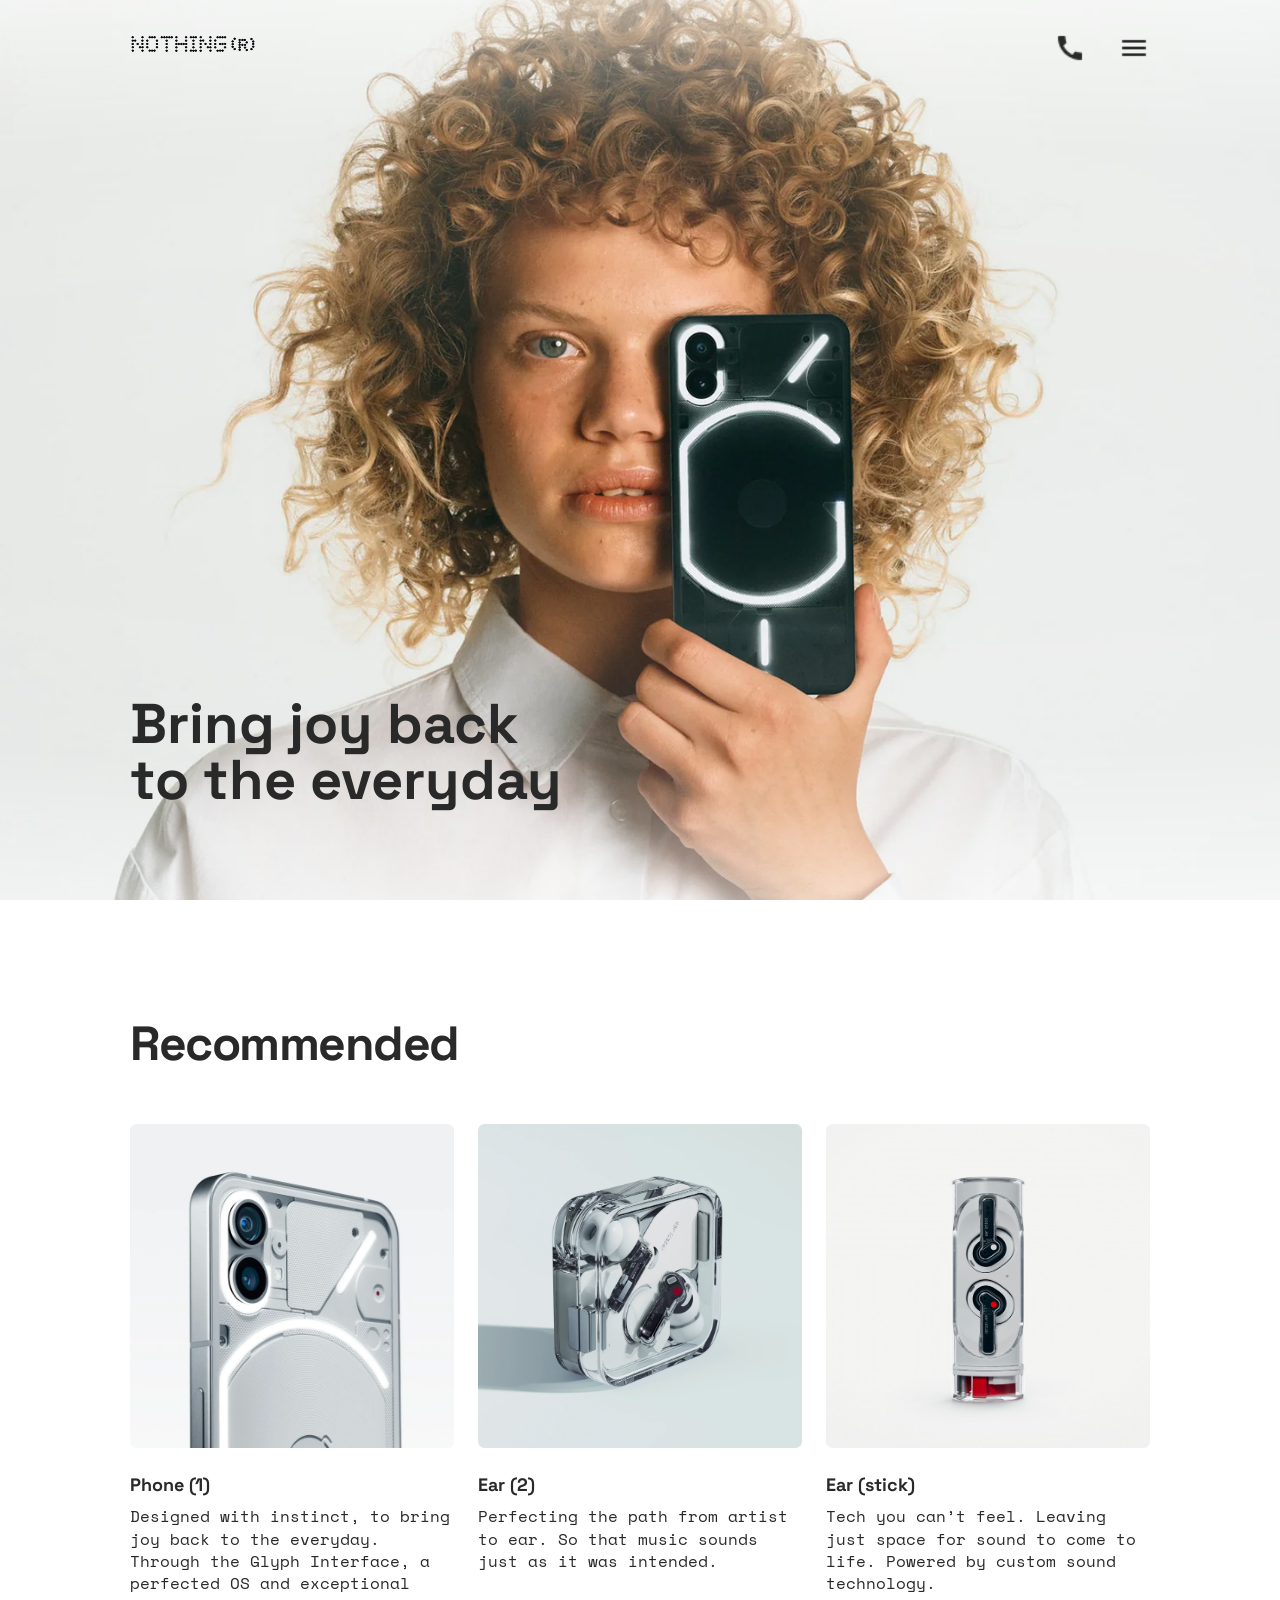
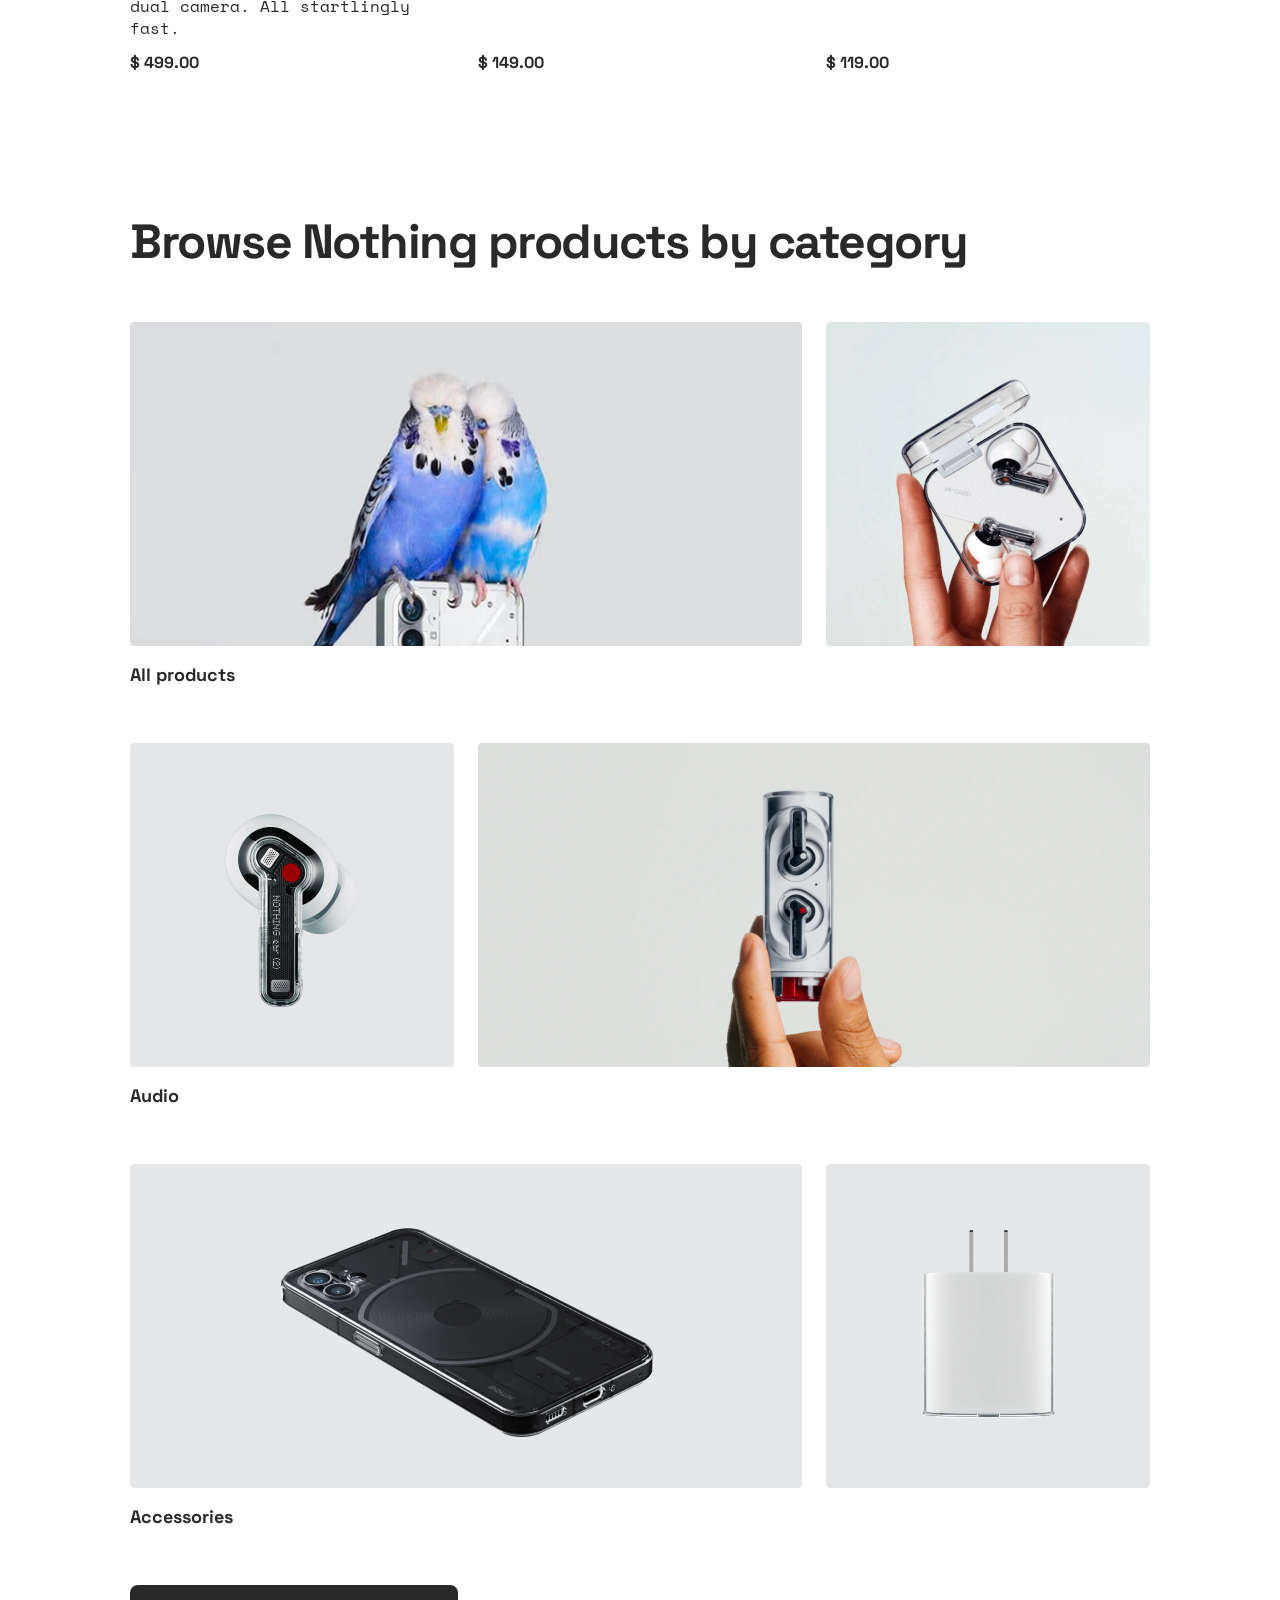
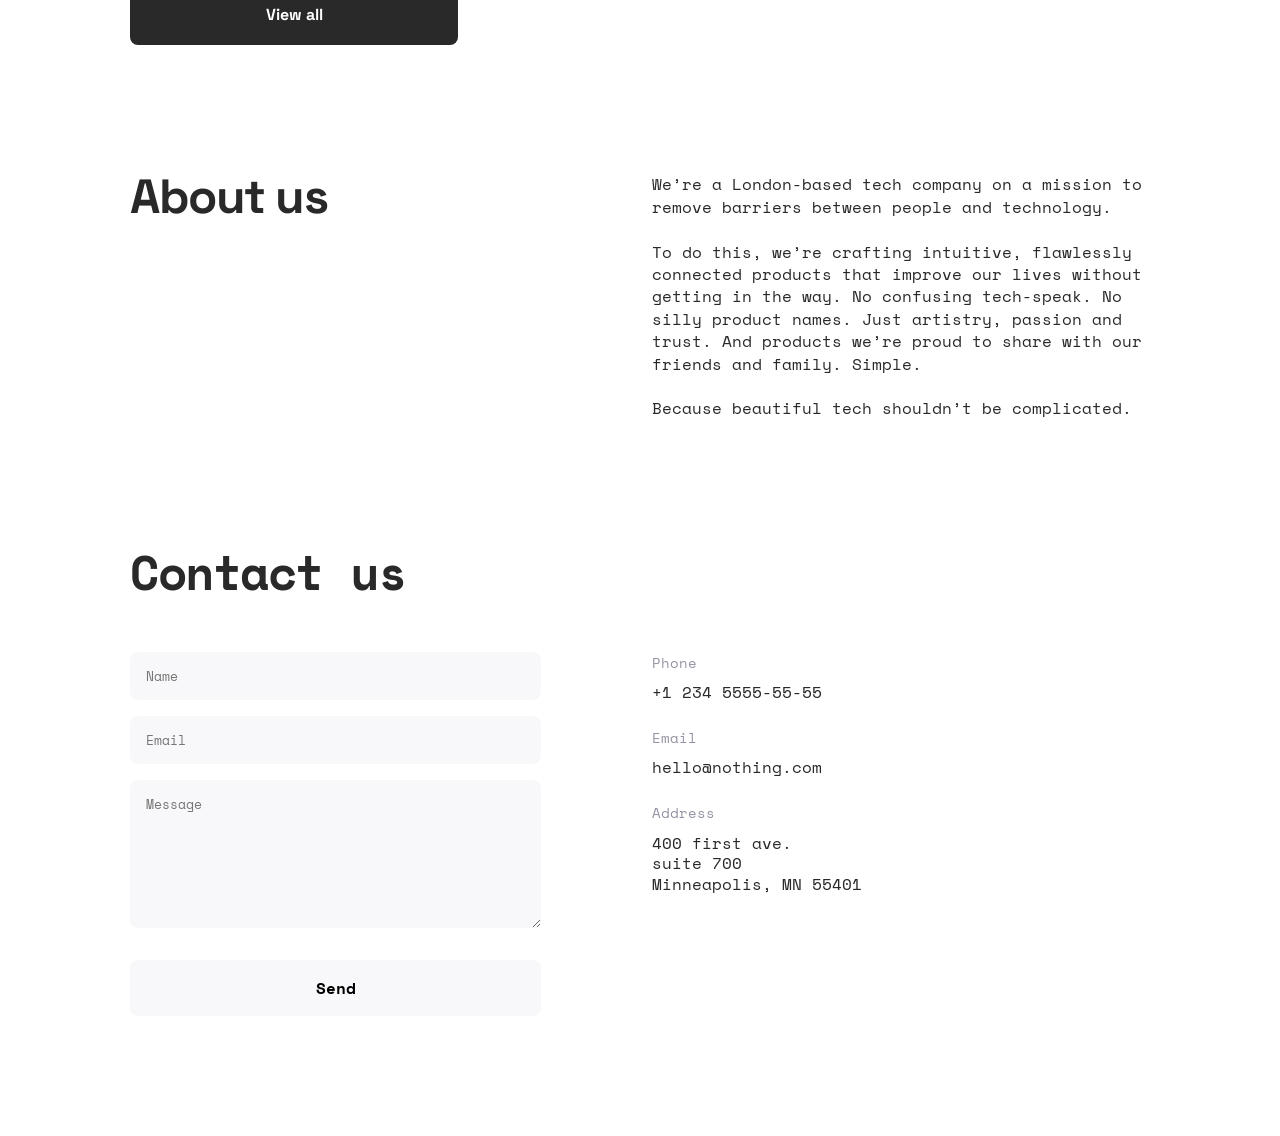
<file: index.html>
<!DOCTYPE html><html lang="en" class="page"><head><meta charset="utf-8"><meta name="viewport" content="width=device-width, initial-scale=1.0"><title>Nothing</title><link rel="stylesheet" href="index.6434feea.css"><link rel="preconnect" href="https://fonts.googleapis.com"><link rel="preconnect" href="https://fonts.gstatic.com" crossorigin><link href="https://fonts.googleapis.com/css2?family=Space+Grotesk:wght@300..700&display=swap" rel="stylesheet"><link href="https://fonts.googleapis.com/css2?family=Space+Mono:ital,wght@0,400;0,700;1,400;1,700&display=swap" rel="stylesheet"></head><body class="page__body">  <header class="header"> <div class="container"> <div class="header__content"> <div class="top-bar"> <a href="#" class="top-bar__logo"> <img src="logo.ddecf645.png" alt="Nothing logo"> </a> <div class="top-bar__icons"> <a href="tel:+12345555555" class="icon icon--phone"></a> <a href="#menu" class="icon icon--menu"></a> </div> </div> <div class="header__bottom"> <h1 class="header__title">Bring joy back <br> to the everyday</h1> </div> </div> </div> </header>  <aside class="menu page__menu" id="menu"> <div class="container"> <div class="menu__top top-bar"> <a href="#" class="top-bar__logo"> <img src="logo.ddecf645.png" alt="Nothing logo"> </a> <a href="#" class="icon icon--close"></a> </div> <div class="menu__bottom"> <nav class="menu__nav nav"> <ul class="nav__list"> <li class="nav__item"> <a class="nav__link" href="#recommended">Products</a> </li> <li class="nav__item"> <a class="nav__link" href="#categories">Store</a> </li> <li class="nav__item"> <a class="nav__link" href="#about-us">Login</a> </li> <li class="nav__item"> <a class="nav__link" href="#contacts">Cart</a> </li> </ul> </nav> <a href="tel:+1 234 5555-55-55" class="menu__phone-number"> +1 234 5555-55-55 </a> <a href="tel:+1 234 5555-55-55" class="menu__call-to-order"> call to order </a> </div> </div> </aside> <main class="main"> <div class="container"> <div class="main__content"> <section class="recommended" id="recommended"> <h2 class="section-title section-title--align--left"> Recommended </h2>  <div class="recommended__products">  <article class="product recommended__product"> <img src="phone.a0d891a9.png" alt="Phone" class="product__photo"> <h3 class="product__title"> Phone (1) </h3> <p class="product__description"> Designed with instinct, to bring joy back to the everyday. Through the Glyph Interface, a perfected OS and exceptional dual camera. All startlingly fast. </p> <p class="product__price">$ 499.00</p> </article> <article class="product recommended__product"> <img src="ear.d53fc6f0.png" alt="Ear" class="product__photo"> <h3 class="product__title"> Ear (2) </h3> <p class="product__description"> Perfecting the path from artist to ear. So that music sounds just as it was intended. </p> <p class="product__price">$ 149.00</p> </article> <article class="product recommended__product"> <img src="ear-stick.7fa80306.png" alt="Ear stick" class="product__photo"> <h3 class="product__title"> Ear (stick) </h3> <p class="product__description"> Tech you can’t feel. Leaving just space for sound to come to life. Powered by custom sound technology. </p> <p class="product__price">$ 119.00</p> </article> </div> </section>  <section class="categories" id="categories"> <h2 class="section-title section-title--align--left"> Browse Nothing products by category </h2> <div class="categories__wrapper"> <article class="category"> <div class="category__photos"> <a href="#" class="category__link category__link--wide"> <img src="all-birds.8c8a504f.png" alt="All products" class="category__photo"> </a> <a href="#" class="category__link category__link--square"> <img src="all-ear.05a4861f.png" alt="All products" class="category__photo"> </a> </div> <h3 class="category__title">All products</h3> </article> <article class="category"> <div class="category__photos"> <a href="#" class="category__link category__link--square"> <img src="audio-ear.8d5d054e.png" alt="Audio" class="category__photo"> </a> <a href="#" class="category__link category__link--wide"> <img src="audio-ear-stick.7d30fa50.png" alt="Audio" class="category__photo"> </a> </div> <h3 class="category__title">Audio</h3> </article> <article class="category"> <div class="category__photos"> <a href="#" class="category__link category__link--wide"> <img src="accessories-case.5bc2a0e1.png" alt="Accessories" class="category__photo"> </a> <a href="#" class="category__link category__link--square"> <img src="accessories-charger.36f81ca9.png" alt="Accessories" class="category__photo"> </a> </div> <h3 class="category__title">Accessories</h3> </article> <a href="#categories" class="categories__button">View all</a> </div> </section> <section class="about-us" id="about-us"> <h2 class="about-us__title section-title section-title--align--left"> About us </h2> <div class="about-us__content"> <p class="about-us__description"> We’re a London-based tech company on a mission to remove barriers between people and technology.<br><br> To do this, we’re crafting intuitive, flawlessly connected products that improve our lives without getting in the way. No confusing tech-speak. No silly product names. Just artistry, passion and trust. And products we’re proud to share with our friends and family. Simple.<br><br> Because beautiful tech shouldn’t be complicated. </p> </div> </section> <section class="contacts" id="contacts"> <h2 class="section-title section-title--align--left"> Contact us </h2> <div class="contacts__wrapper"> <form action="#" method="post" class="form" onsubmit="event.preventDefault(); this.reset(); return false;"> <input type="text" name="name" class="form__field" placeholder="Name" required> <input type="email" name="email" class="form__field" placeholder="Email" required> <textarea name="message" class="form__field form__field--textarea" placeholder="Message" required></textarea> <button type="submit" class="form__button">Send</button> </form> <div class="contacts__info"> <h3 class="contacts__title">Phone</h3> <p class="contacts__content"> <a href="tel:+12345555555" class="contacts__link">+1 234 5555-55-55</a> </p> <h3 class="contacts__title">Email</h3> <p class="contacts__content"> <a href="mailto:hello@nothing.com" class="contacts__link">hello@nothing.com</a> </p> <h3 class="contacts__title">Address</h3> <p class="contacts__content"> <a href="https://www.google.com/maps/search/?api=1&query=400+first+ave+suite+700+Minneapolis+MN+55401" target="_blank" rel="noopener noreferrer" class="contacts__link"> 400 first ave.<br> suite 700<br> Minneapolis, MN 55401 </a> </p> </div> </div> </section> </div> </div> </main> <footer class="footer"> </footer> </body></html>
</file>
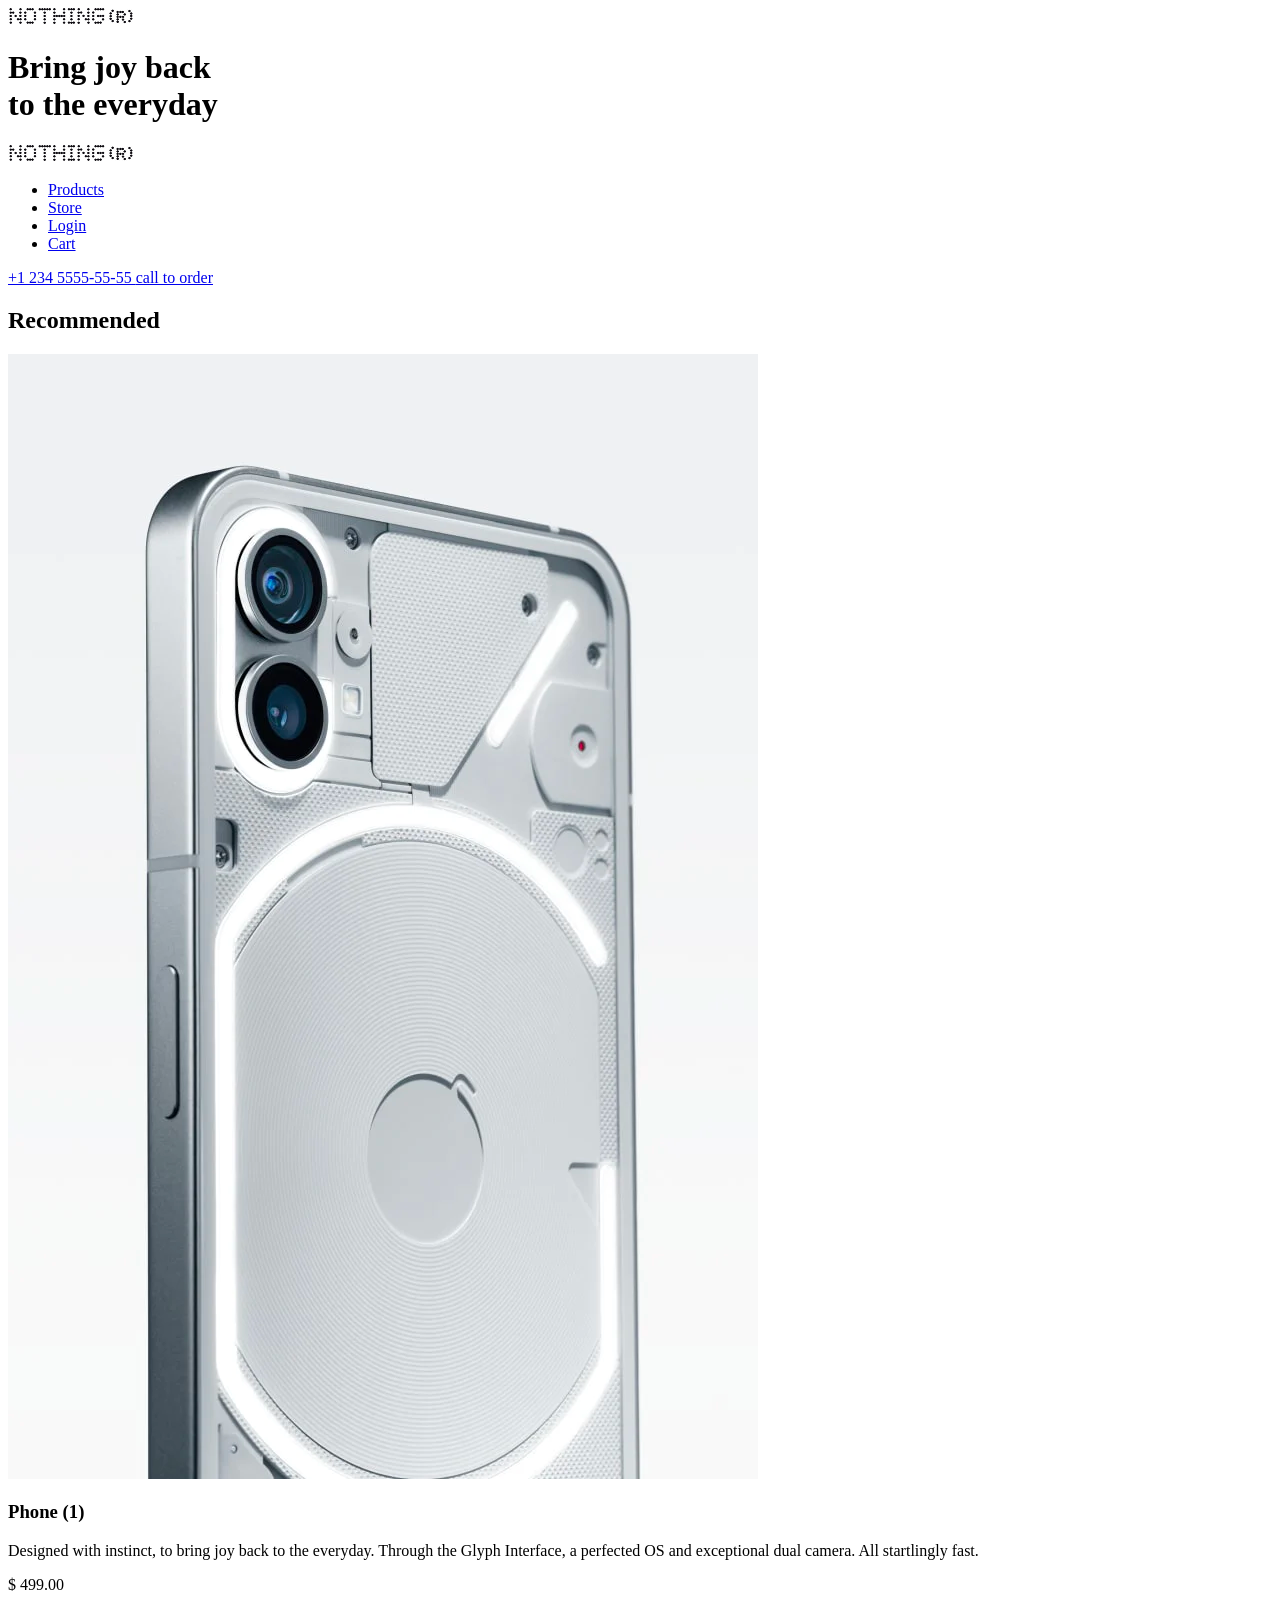
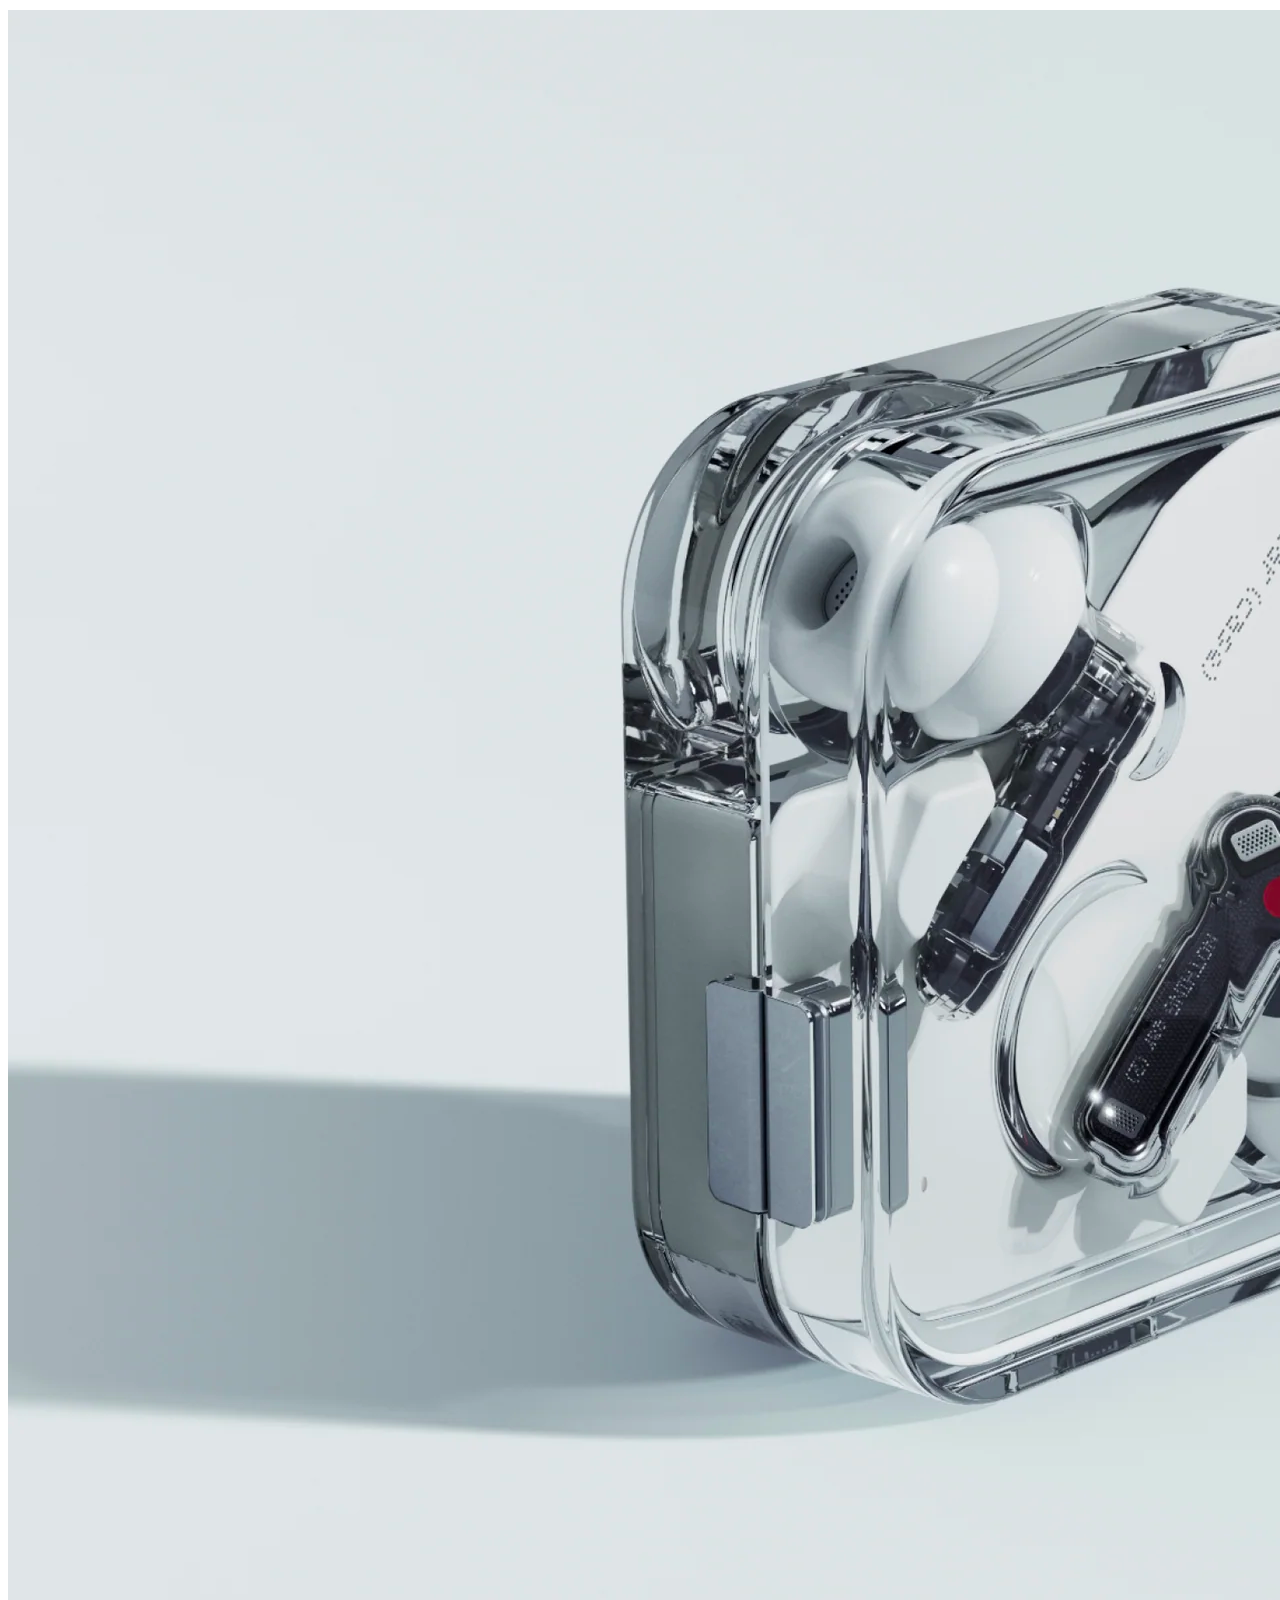
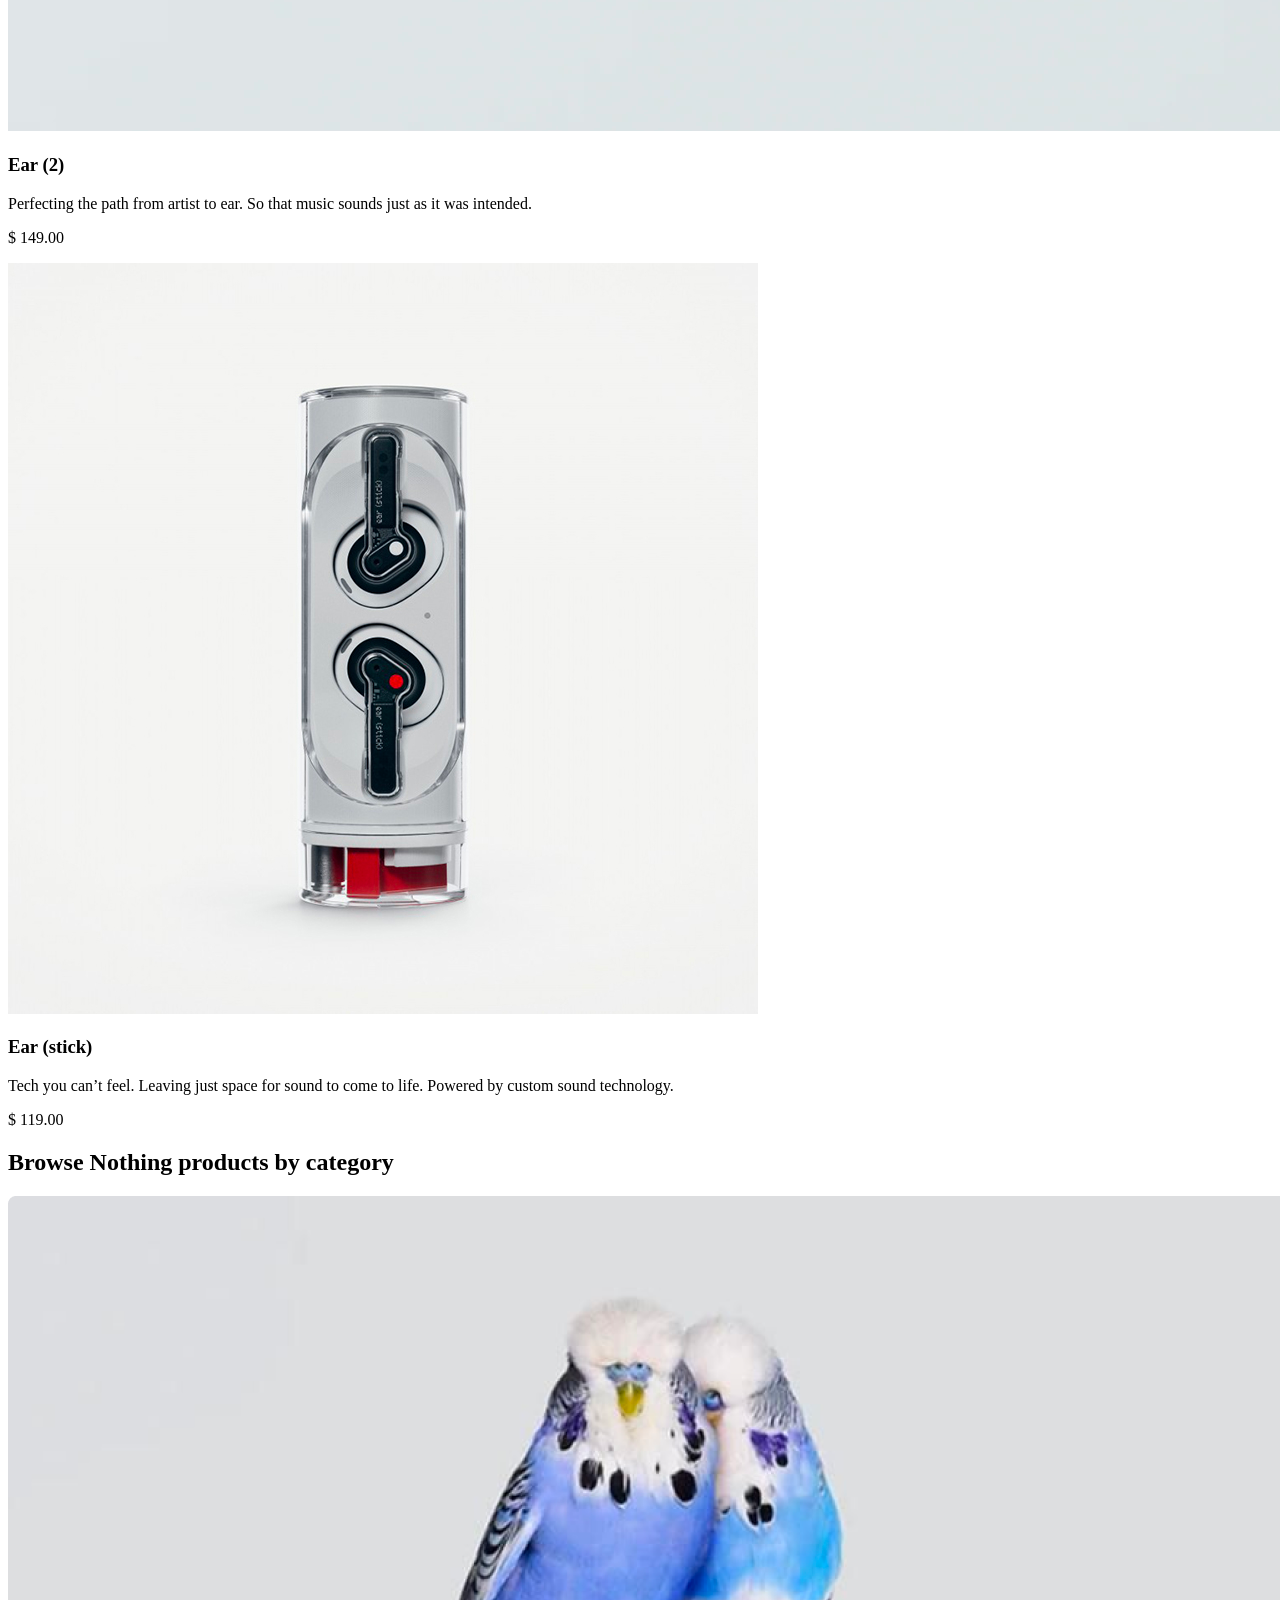
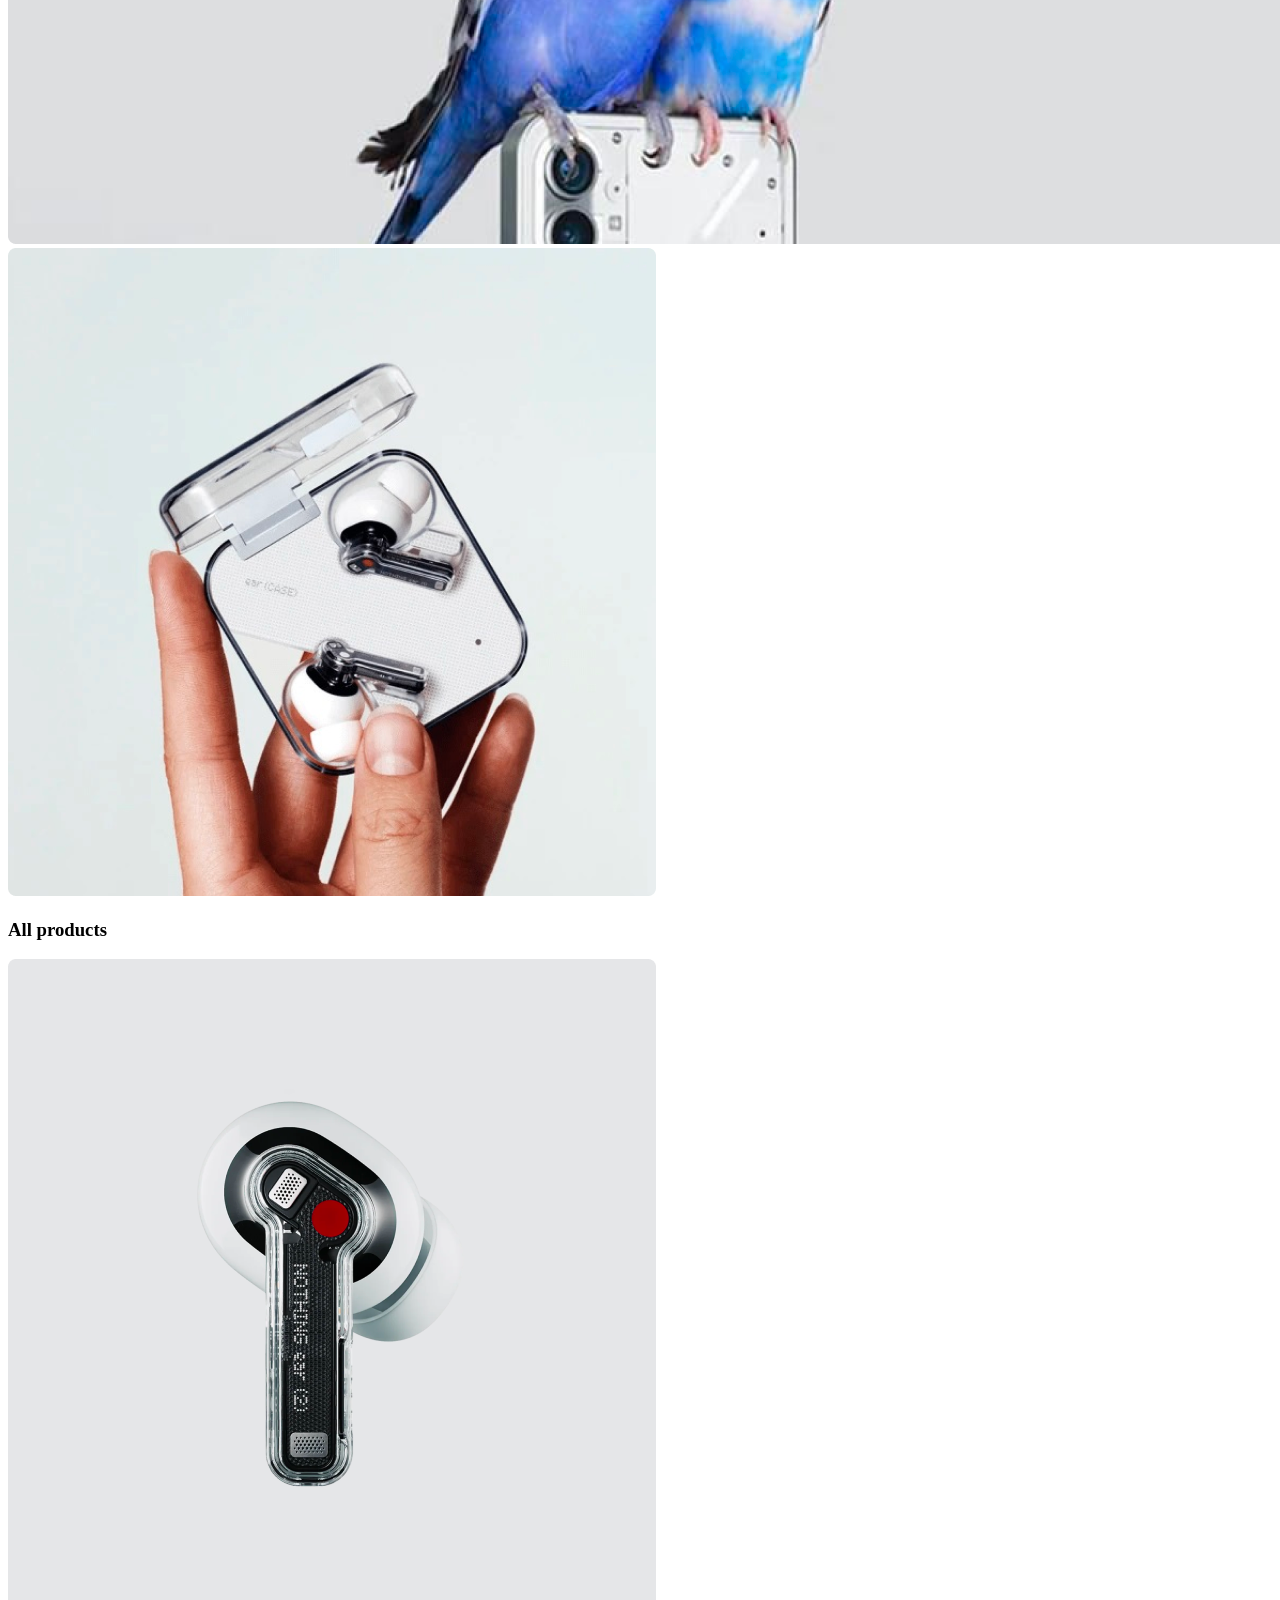
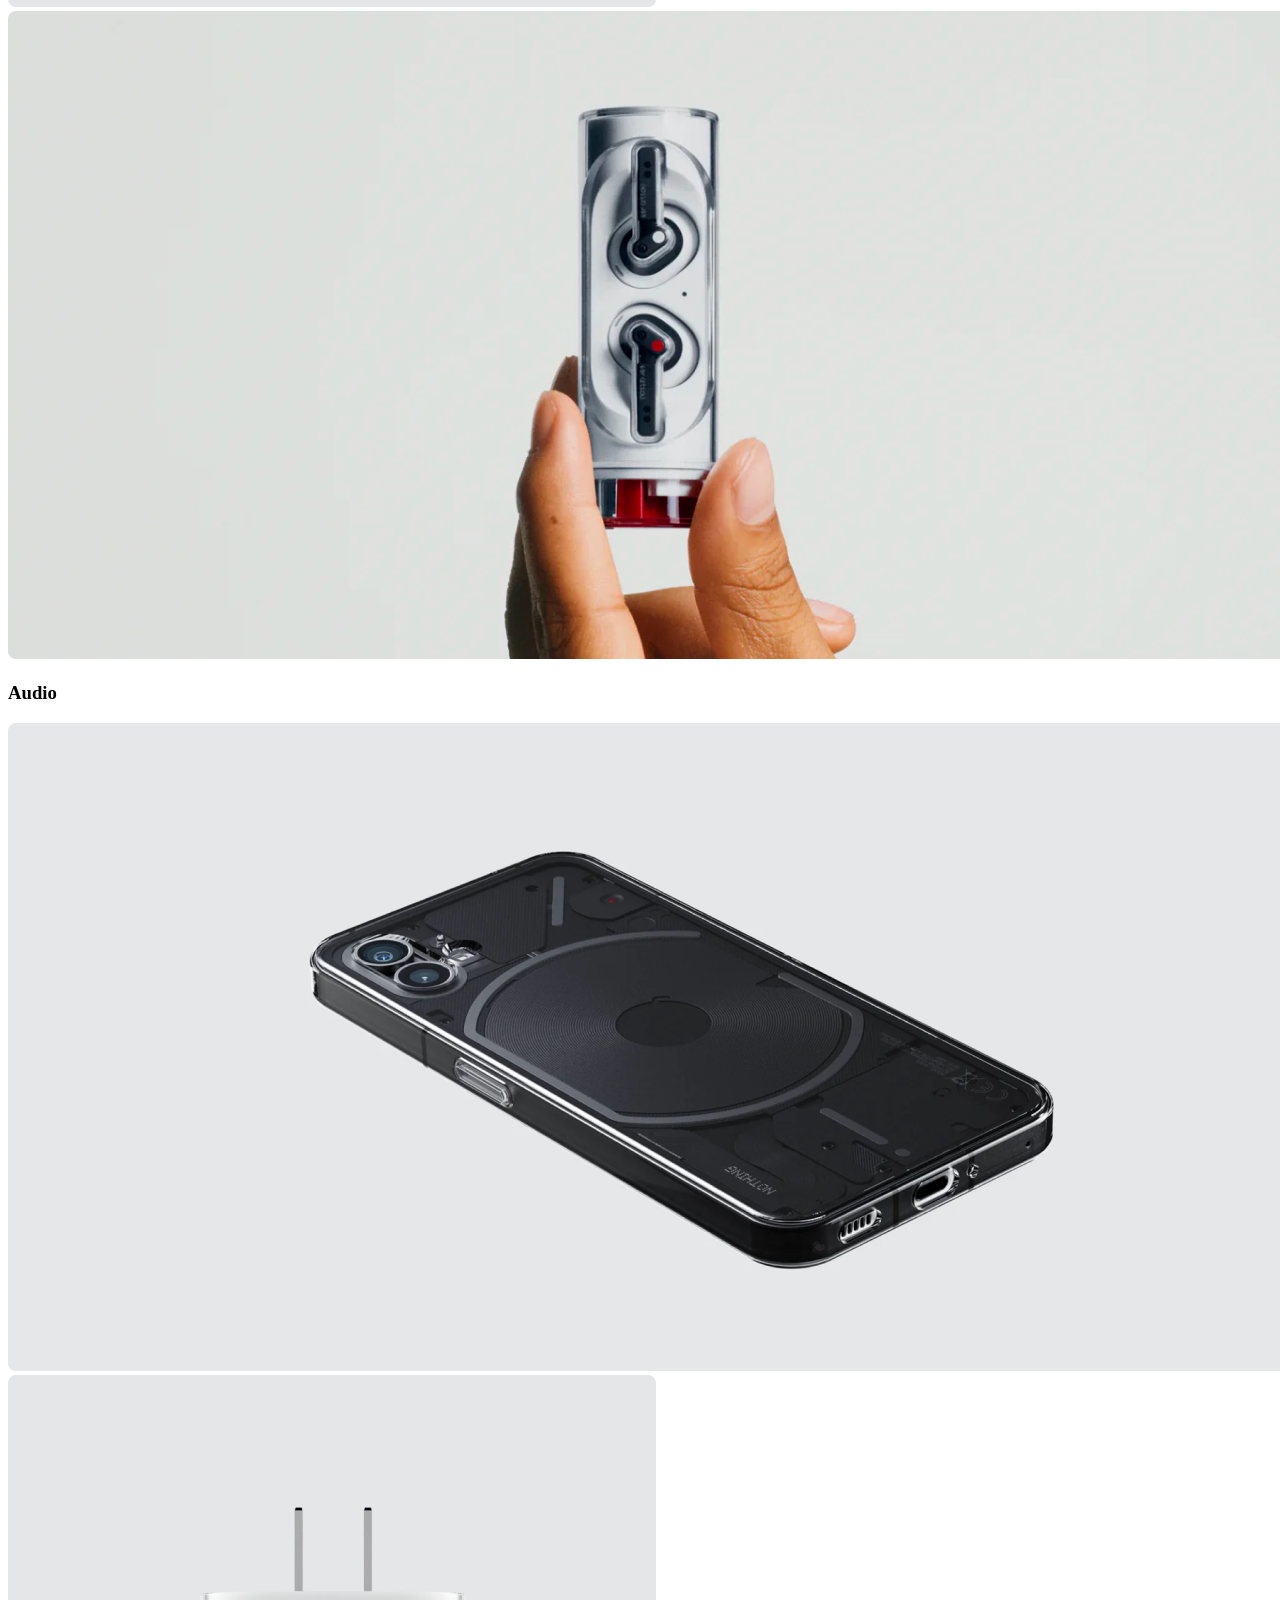
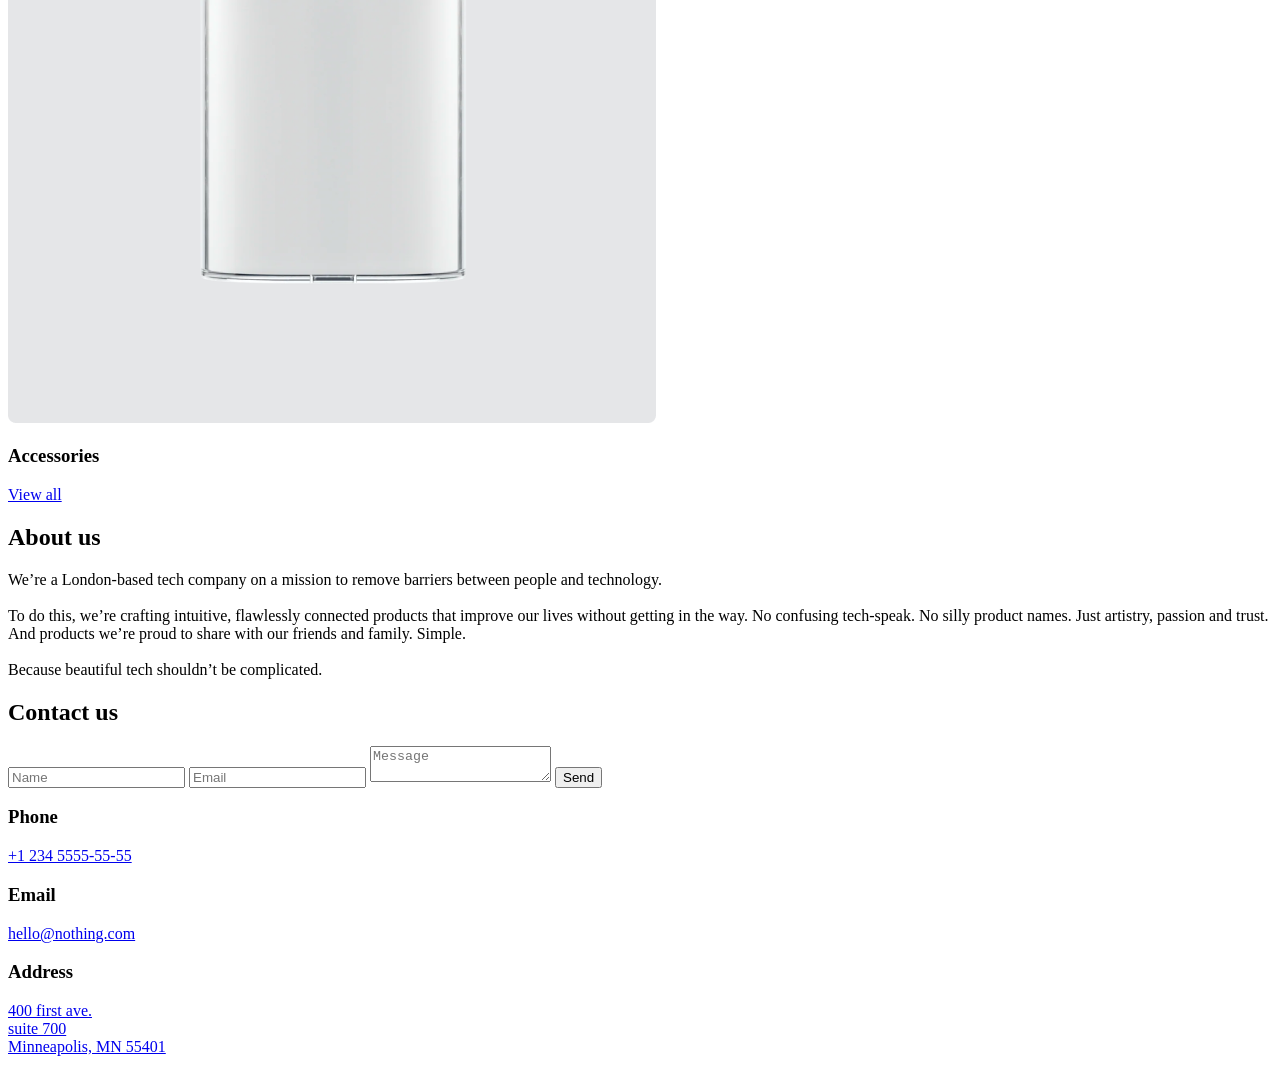
<file: src/index.html>
<!-- #region head-->
<!DOCTYPE html>
<html lang="en" class="page">
    <head>
        <meta charset="UTF-8">
        <meta name="viewport" content="width=device-width, initial-scale=1.0">
        <title>Nothing</title>
        <link rel="stylesheet" href="styles/style.scss">
        <link rel="preconnect" href="https://fonts.googleapis.com">
        <link rel="preconnect" href="https://fonts.gstatic.com" 
        crossorigin="anonymous">
        <link href="https://fonts.googleapis.com/css2?family=Space+Grotesk:wght@300..700&display=swap" rel="stylesheet">
        <link href="https://fonts.googleapis.com/css2?family=Space+Mono:ital,wght@0,400;0,700;1,400;1,700&display=swap" rel="stylesheet">
    </head>
<!-- #endregion -->
    <body class="page__body">
        <!--1-->
        <header class="header">
            <div class="container">
                <div class="header__content">
                    <div class="top-bar">
                        <a href="#" class="top-bar__logo">
                            <img src="images/logo.png" alt="Nothing logo">
                        </a>

                        <div class="top-bar__icons">
                            <a href="tel:+12345555555" class="icon icon--phone"></a>
                            <a href="#menu" class="icon icon--menu"></a>
                        </div>  
                    </div>

                    <div class="header__bottom">
                        <h1 class="header__title">Bring joy back <br> to the everyday</h1>
                    </div>   
                </div>
            </div>
        </header>

        <!--2-->
        <aside class="page__menu menu" id="menu">
            <div class="container">
                <div class="top-bar menu__top">
                    <a href="#" class="top-bar__logo">
                        <img src="images/logo.png" alt="Nothing logo">
                    </a>

                    <a href="#" class="icon icon--close"></a>
                </div>

                <div class="menu__bottom">
                    <nav class="nav menu__nav">
                        <ul class="nav__list">
                            <li class="nav__item">
                            <a class="nav__link" href="#recommended">Products</a>

                            </li>

                            <li class="nav__item">
                            <a class="nav__link" href="#categories">Store</a>

                            </li>

                            <li class="nav__item">
                            <a class="nav__link" href="#about-us">Login</a>

                            </li>

                            <li class="nav__item">
                            <a class="nav__link" href="#contacts">Cart</a>
                            </li>
                        </ul>
                    </nav>

                    <a href="tel:+1 234 5555-55-55" class="menu__phone-number">
                    +1 234 5555-55-55
                    </a>

                    <a href="tel:+1 234 5555-55-55" class="menu__call-to-order">
                    call to order
                    </a>
                </div>
            </div>
        </aside>
        

        <main class="main">
            <div class="container">
                <div class="main__content">
                    <section class="recommended" id="recommended">
                        <h2 class="section-title section-title--align--left">
                            Recommended
                        </h2>

                        <!--3-->
                        <div class="recommended__products">
                            <!--4-->
                            <article class="product recommended__product">
                                <img src="images/products/phone.png" alt="Phone" class="product__photo">
                                <h3 class="product__title">
                                    Phone (1)
                                </h3>
                                <p class="product__description">
                                    Designed with instinct, to bring joy back to the everyday. Through the Glyph Interface, a perfected OS and exceptional dual camera. All startlingly fast.
                                </p>
                                <p class="product__price">$ 499.00</p>
                            </article>

                            <article class="product recommended__product">
                                <img src="images/products/ear.png" alt="Ear" class="product__photo">
                                <h3 class="product__title">
                                    Ear (2)
                                </h3>
                                <p class="product__description">
                                    Perfecting the path from artist to ear. So that music sounds just as it was intended.
                                </p>
                                <p class="product__price">$ 149.00</p>
                            </article>

                            <article class="product recommended__product">
                                <img src="images/products/ear-stick.png" alt="Ear stick" class="product__photo">
                                <h3 class="product__title">
                                    Ear (stick)
                                </h3>
                                <p class="product__description">
                                    Tech you can’t feel. Leaving just space for sound to come to life. Powered by custom sound technology.
                                </p>
                                <p class="product__price">$ 119.00</p>
                            </article>
                        </div>  
                    </section>

                    <!--5-->
                    <section class="categories" id="categories">
                        <h2 class="section-title section-title--align--left">
                            Browse Nothing products by category
                        </h2>

                        <div class="categories__wrapper">
                            <article class="category">
                                <div class="category__photos">
                                    <a href="#" class="category__link category__link--wide">
                                        <img src="images/category/all-birds.png" alt="All products" class="category__photo">
                                    </a>

                                    <a href="#" class="category__link category__link--square">
                                        <img src="images/category/all-ear.png" alt="All products" class="category__photo">
                                    </a>
                                </div>

                                <h3 class="category__title">All products</h3>
                            </article>
                                
                            <article class="category">
                                <div class="category__photos">
                                    <a href="#" class="category__link category__link--square">
                                        <img src="images/category/audio-ear.png" alt="Audio" class="category__photo">
                                    </a>

                                    <a href="#" class="category__link category__link--wide">
                                        <img src="images/category/audio-ear-stick.png" alt="Audio" class="category__photo">
                                    </a>
                                </div>

                                <h3 class="category__title">Audio</h3>
                            </article>

                            <article class="category">
                                <div class="category__photos">
                                    <a href="#" class="category__link category__link--wide">
                                        <img src="images/category/accessories-case.png" alt="Accessories" class="category__photo">
                                    </a>

                                    <a href="#" class="category__link category__link--square">
                                        <img src="images/category/accessories-charger.png" alt="Accessories" class="category__photo">
                                    </a>
                                </div>

                                <h3 class="category__title">Accessories</h3>
                            </article>

                            <a href="#categories" class="categories__button">View all</a>
                        </div>
                    </section>

                    <section class="about-us" id="about-us">
                        <h2 class="section-title about-us__title section-title--align--left">
                            About us
                        </h2>

                        <div class="about-us__content">
                            <p class="about-us__description">
                                We’re a London-based tech company on a mission to remove barriers between people and technology.<br><br>

                                To do this, we’re crafting intuitive, flawlessly connected products that improve our lives without getting in the way.
                                No confusing tech-speak. No silly product names. Just artistry, passion and trust. And products we’re proud to share with our friends and family. Simple.<br><br>

                                Because beautiful tech shouldn’t be complicated.
                            </p>
                        </div>
                    </section>

                    <section class="contacts" id="contacts">
                        <h2 class="section-title section-title--align--left">
                            Contact us
                        </h2>

                        <div class="contacts__wrapper">
                            <form action="#" method="POST" class="form" onsubmit="event.preventDefault(); this.reset(); return false;">
                                <input type="text" name="name" class="form__field" placeholder="Name" required>
                                <input type="email" name="email" class="form__field" placeholder="Email" required>
                                <textarea name="message" class="form__field form__field--textarea" placeholder="Message" required></textarea>
                                <button type="submit" class="form__button">Send</button>
                            </form>
                            
                            <div class="contacts__info">
                                <h3 class="contacts__title">Phone</h3>
                                <p class="contacts__content">
                                    <a href="tel:+12345555555" class="contacts__link">+1 234 5555-55-55</a>
                                </p>

                                <h3 class="contacts__title">Email</h3>
                                <p class="contacts__content">
                                    <a href="mailto:hello@nothing.com" class="contacts__link">hello@nothing.com</a>
                                </p>

                                <h3 class="contacts__title">Address</h3>
                                <p class="contacts__content">
                                    <a href="https://www.google.com/maps/search/?api=1&query=400+first+ave+suite+700+Minneapolis+MN+55401" 
                                    target="_blank" 
                                    rel="noopener noreferrer" 
                                    class="contacts__link">
                                        400 first ave.<br>
                                        suite 700<br>
                                        Minneapolis, MN 55401
                                    </a>
                                </p>
                            </div>
                        </div>
                    </section>
                </div>
            </div>
        </main>

        <footer class="footer">

        </footer>
    </body>
</html>
</file>
<file: index.6434feea.css>
.container{padding-left:20px;padding-right:20px}@media (min-width:576px){.container{padding-left:72px;padding-right:72px}}@media (min-width:1024px){.container{max-width:1020px;margin-left:auto;margin-right:auto;padding-left:120px;padding-right:120px}}.page{color:#292929;scroll-behavior:smooth;font-family:Space Grotesk,sans-serif;font-size:16px;line-height:140%}.page:has(.page__menu:target){overflow:hidden}.page__body{margin:0}.page__menu{opacity:0;pointer-events:none;transition:opacity .4s;position:fixed;top:0;bottom:0;left:0;right:0}.page__menu:target{opacity:1;pointer-events:all}.header{background-image:url(header-bg-mobile.7ed64138.png);background-position:50%;background-size:cover}.header__content{-ms-flex-direction:column;flex-direction:column;-ms-flex-pack:justify;justify-content:space-between;height:100vh;display:-ms-flexbox;display:flex}.header__bottom{padding-bottom:40px}@media (min-width:576px){.header__bottom{padding-bottom:65px}}@media (min-width:1024px){.header__bottom{padding-bottom:92px}}.header__title{font-weight:700;font-style:Bold;letter-spacing:0;vertical-align:middle;margin:0;font-size:36px;line-height:100%}@media (min-width:576px){.header__title{font-size:48px}}@media (min-width:1024px){.header__title{font-size:56px}}.top-bar{-ms-flex-pack:justify;justify-content:space-between;-ms-flex-align:center;align-items:center;padding-top:24px;padding-bottom:24px;display:-ms-flexbox;display:flex}@media (min-width:576px){.top-bar{padding-top:32px;padding-bottom:32px}}@media (min-width:1024px){.top-bar{padding-top:32px;padding-bottom:32px}}.top-bar__icons{gap:24px;display:-ms-flexbox;display:flex}@media (min-width:576px){.top-bar__icons{gap:32px}}@media (min-width:1024px){.top-bar__icons{gap:32px}}.top-bar__logo{width:125px;height:16px}@media (min-width:576px){.top-bar__logo{width:172px;height:24px}}@media (min-width:1024px){.top-bar__logo{width:172px;height:24px}}.icon{background-size:cover;width:24px;height:24px;display:block}@media (min-width:576px){.icon{width:32px;height:32px}}.icon--phone{background-image:url(icon-phone.6ee2db6f.png)}.icon--phone:after{content:"+1 234 5555-55-55";color:#292929;letter-spacing:1px;pointer-events:none;white-space:nowrap;width:0;height:20px;padding:7.5px 0;font-family:Space Mono,sans-serif;font-size:10px;font-weight:700;text-decoration:none;transition:all .5s ease-in-out;position:absolute;right:230px;overflow:hidden}@media (min-width:1024px){.icon--phone:hover:after{width:125px}}.icon--menu{background-image:url(icon-burger-menu.1cd0b7d5.png)}.icon--close{background-image:url(icon-close.fe83f8f3.png)}.menu{box-sizing:border-box;background-color:#e5e6e8;height:100vh;overflow:auto}.menu__top{z-index:1;background-color:#e5e6e8;margin-bottom:32px;position:sticky;top:0}@media (min-width:576px){.menu__top{margin-bottom:56px}}@media (min-width:1024px){.menu__top{margin-bottom:56px}}.menu__nav{margin-bottom:48px}@media (min-width:576px){.menu__nav{margin-bottom:48px}}@media (min-width:1024px){.menu__nav{margin-bottom:48px}}.menu__phone-number{color:inherit;font-weight:700;font-style:Bold;letter-spacing:2px;text-transform:uppercase;margin-bottom:16px;font-size:16px;line-height:140%;text-decoration:none;display:block}.menu__call-to-order{color:inherit;font-weight:700;font-style:Bold;letter-spacing:2px;text-transform:uppercase;border-bottom:1px solid #292929;width:-moz-fit-content;width:fit-content;padding-bottom:7px;font-size:16px;line-height:140%;text-decoration:none;display:block}.nav__list{-ms-flex-direction:column;flex-direction:column;gap:32px;margin:0;padding:0;list-style:none;display:-ms-flexbox;display:flex}.nav__link{color:inherit;font-weight:700;font-style:Bold;letter-spacing:2px;vertical-align:middle;font-size:22px;line-height:22px;text-decoration:none}.main{background-color:#fff}.main__content{row-gap:96px;padding-top:96px;padding-bottom:96px;display:grid}@media (min-width:576px){.main__content{row-gap:120px;padding-top:120px;padding-bottom:120px}}@media (min-width:1024px){.main__content{row-gap:128px;padding-top:120px;padding-bottom:120px}}.section-title{letter-spacing:-1.5px;text-align:center;margin:0 0 48px;font-size:32px;font-weight:700;line-height:100%}@media (min-width:576px){.section-title{margin-bottom:56px;font-size:40px}}@media (min-width:1024px){.section-title{margin-bottom:56px;font-size:48px}}.section-title--align--left{text-align:left}.product{-ms-flex-direction:column;flex-direction:column;display:-ms-flexbox;display:flex}.product__photo{object-fit:cover;object-position:top;border-radius:2%;width:100%;height:280px;margin-bottom:24px;transition:all .3s}.product__photo:hover{transform:scale(1.1)}@media (min-width:576px){.product__photo{height:600px}}@media (min-width:1024px){.product__photo{height:324px}}.product__title{letter-spacing:0;margin-top:0;margin-bottom:8px;font-family:Space Grotesk,sans-serif;font-size:18px;font-style:normal;font-weight:700;line-height:140%}.product__description{letter-spacing:0;margin-top:0;margin-bottom:12px;font-family:Space Mono,sans-serif;font-size:16px;font-style:normal;font-weight:400;line-height:140%}.product__price{letter-spacing:0;margin-top:auto;font-family:Space Grotesk,sans-serif;font-size:16px;font-style:normal;font-weight:700;line-height:140%}.recommended__products{--columns:2;grid-template-columns:repeat(var(--columns),1fr);gap:40px 20px;display:grid}@media (min-width:576px){.recommended__products{--columns:6;column-gap:24px}}@media (min-width:1024px){.recommended__products{--columns:12;column-gap:24px}}.recommended__product{grid-column:1/-1}@media (min-width:576px){.recommended__product{grid-column:1/-1}}@media (min-width:1024px){.recommended__product{grid-column:span 4}}.categories__wrapper{row-gap:40px;display:grid}@media (min-width:576px){.categories__wrapper{row-gap:56px}}@media (min-width:1024px){.categories__wrapper{row-gap:56px}}.categories__button{color:#fff;background-color:#292929;border:2px solid transparent;border-radius:8px;-ms-flex-pack:center;justify-content:center;-ms-flex-align:center;align-items:center;width:280px;height:56px;font-size:16px;font-weight:700;text-decoration:none;transition:all .3s;display:-ms-flexbox;display:flex}@media (min-width:576px){.categories__button{width:600px}}@media (min-width:1024px){.categories__button{width:324px}}.categories__button:hover{color:#292929;background-color:#fff;border:2px solid #292929;transform:scale(1.1)}.category__photos{--columns:2;grid-template-columns:repeat(var(--columns),1fr);column-gap:20px;margin-bottom:16px;display:grid}@media (min-width:576px){.category__photos{--columns:6;column-gap:24px}}@media (min-width:1024px){.category__photos{--columns:12;column-gap:24px}}.category__link{z-index:1;transition:all .3s;position:relative}.category__link:hover{z-index:10;transform:scale(1.1)}@media (min-width:576px){.category__link--wide{grid-column:span 4}}@media (min-width:1024px){.category__link--wide{grid-column:span 8}}.category__link--square{height:0;padding-bottom:100%}@media (min-width:576px){.category__link--square{grid-column:span 2}}@media (min-width:1024px){.category__link--square{grid-column:span 4}}.category__photo{object-fit:cover;width:100%;height:100%;position:absolute}.category__title{margin:0;font-size:18px;font-weight:700;line-height:140%}.about-us{--columns:2;grid-template-columns:repeat(var(--columns),1fr);column-gap:20px;display:grid}@media (min-width:576px){.about-us{--columns:6;column-gap:24px}}@media (min-width:1024px){.about-us{--columns:12;column-gap:24px}}.about-us__title{grid-column:1/-1}@media (min-width:576px){.about-us__title{grid-column:1/4}}@media (min-width:1024px){.about-us__title{grid-column:1/7}}.about-us__content{grid-column:1/-1}@media (min-width:576px){.about-us__content{grid-column:4/-1}}@media (min-width:1024px){.about-us__content{grid-column:7/-1}}.about-us__description{margin:0;font-family:Space Mono,monospace;font-size:16px;font-style:normal;font-weight:400}.contacts{font-family:Space Mono,monospace;font-size:14px;font-style:normal;font-weight:400}.contacts__wrapper{--columns:2;grid-template-columns:repeat(var(--columns),1fr);gap:80px 20px;display:grid}@media (min-width:576px){.contacts__wrapper{--columns:6;column-gap:24px}}@media (min-width:1024px){.contacts__wrapper{--columns:12;column-gap:24px}}.contacts__info{grid-column:1/-1}@media (min-width:1024px){.contacts__info{grid-column:7/-1}}.contacts__title{color:#9393a3;margin:0;font-size:14px;font-weight:400}.contacts__content{margin-top:8px;margin-bottom:24px;font-family:inherit;font-size:16px;line-height:1.3}.contacts__link{color:inherit;text-decoration:none;transition:color .3s}.contacts__link:hover{color:#9393a3;text-decoration:underline}.form{-ms-flex-direction:column;flex-direction:column;grid-column:1/-1;display:-ms-flexbox;display:flex}@media (min-width:1024px){.form{grid-column:1/6}}.form__field{box-sizing:border-box;background-color:#f8f8fa;border:none;border-radius:8px;height:48px;margin-bottom:16px;padding:14px 16px;font-family:inherit}.form__field--textarea{height:148px}.form__button{background-color:#f8f8fa;border:none;border-radius:8px;height:56px;margin-top:16px;font-family:inherit;font-size:16px;font-weight:700;transition:all .3s}.form__button:hover{color:#fff;background-color:#292929;transform:scale(1.1)}
/*# sourceMappingURL=index.6434feea.css.map */
</file>
